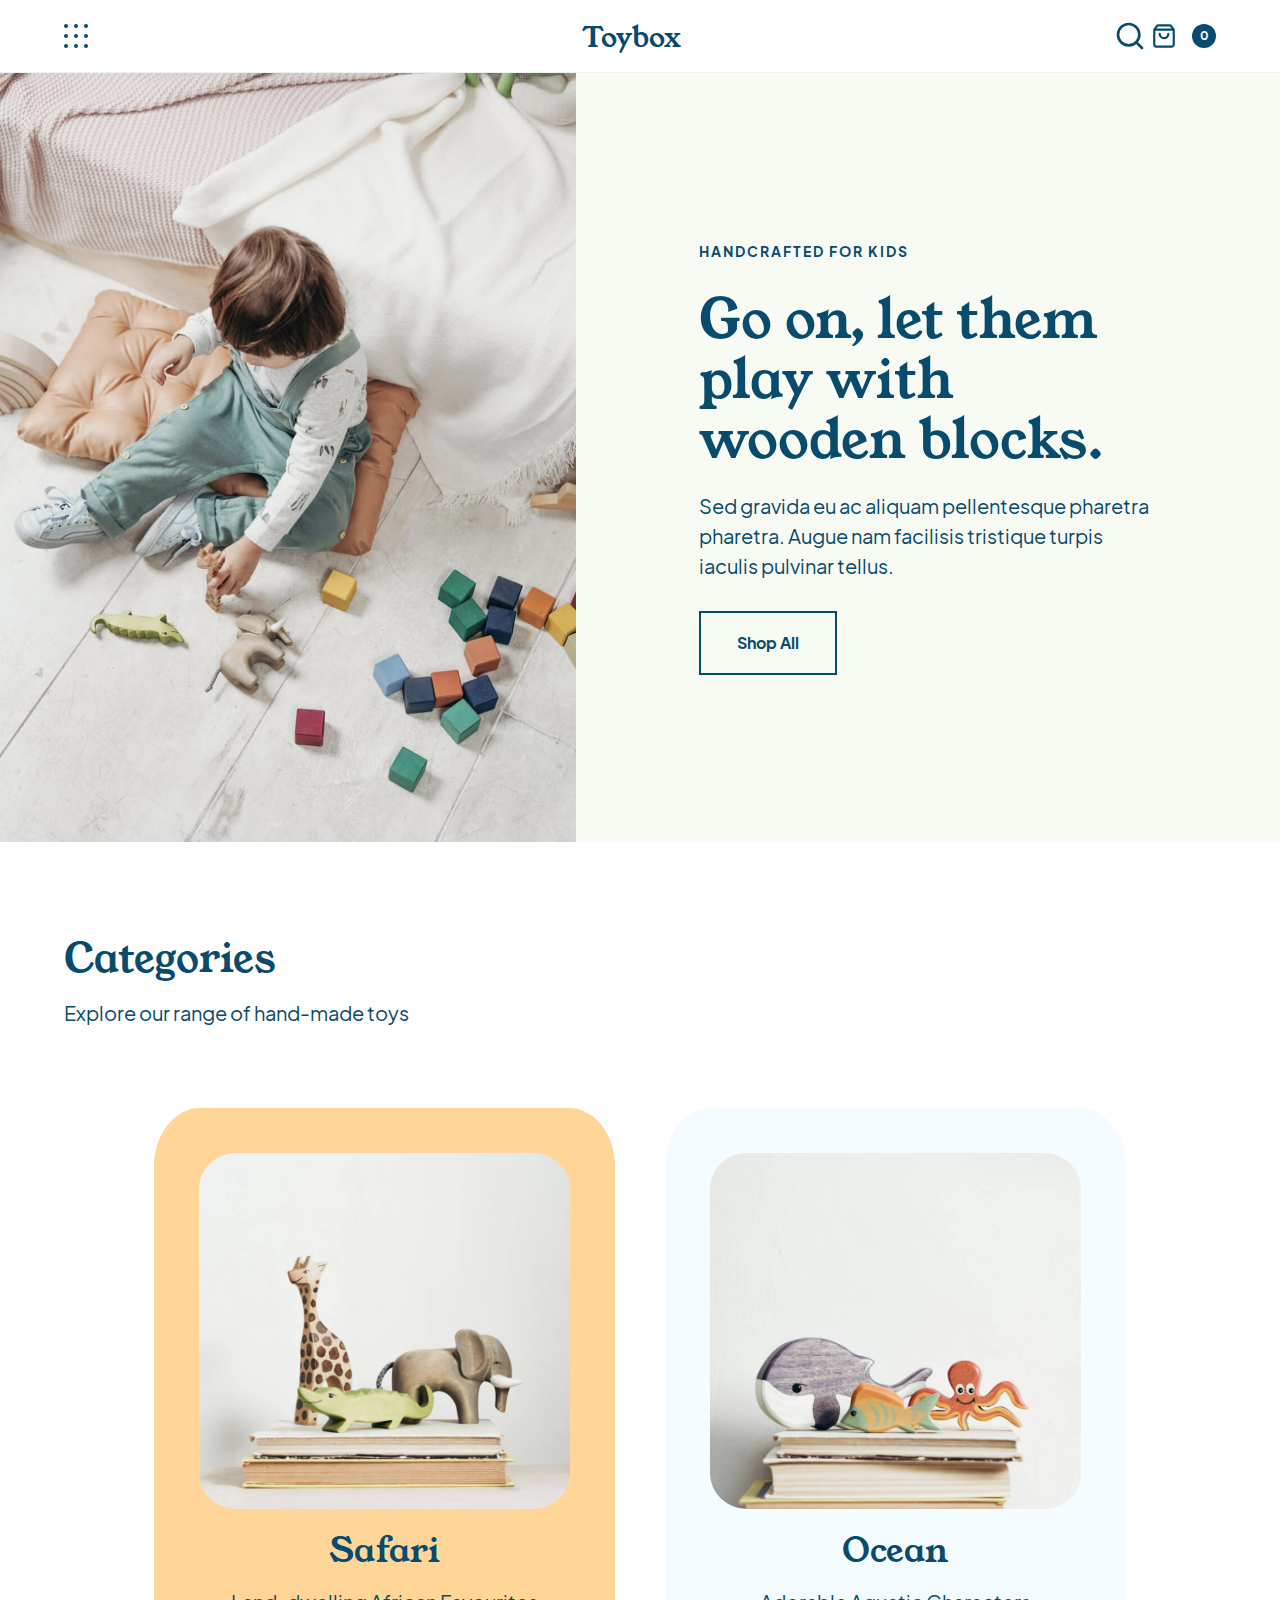
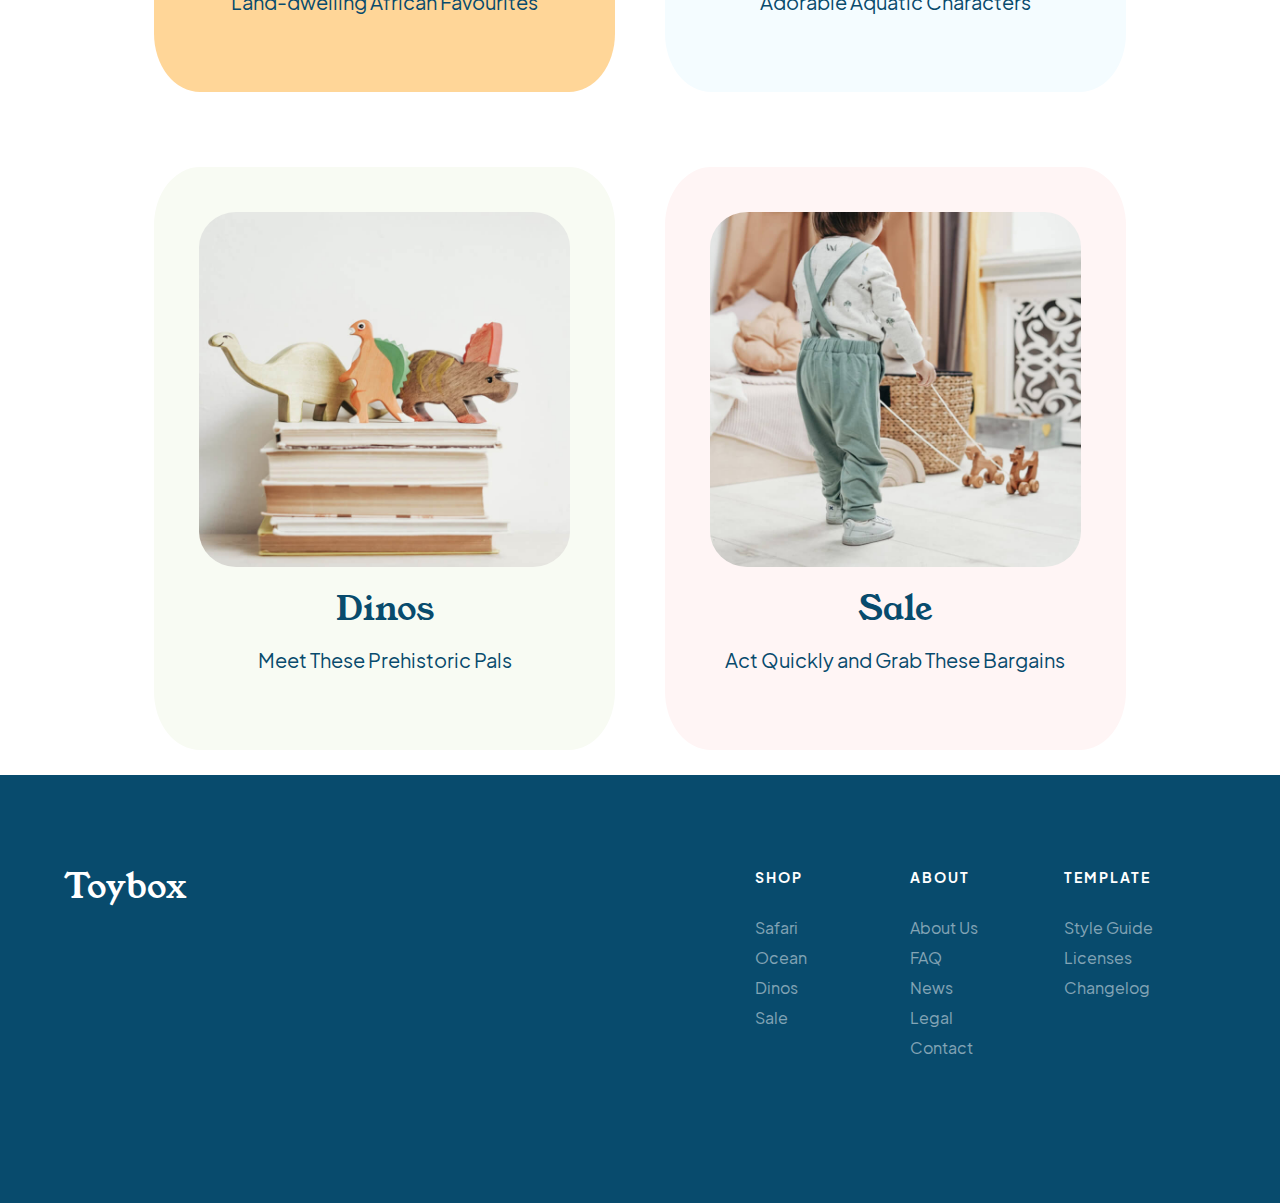
<file: index.html>
<!DOCTYPE html>
<html lang="en">
  <head>
    <meta charset="UTF-8" />
    <meta http-equiv="X-UA-Compatible" content="IE=edge" />
    <meta name="viewport" content="width=device-width, initial-scale=1.0" />
    <title>STARTER - Toybox Homepage</title>
    <link rel="stylesheet" href="./styles/styles.css" />
  </head>
  <body>
    <!-- Skiplink -->
    <a href="#mainContent" class="skip-link">Skip to main content.</a>

    <!--------------- NAVIGATION BAR ------------------->

    <nav class="navBar">
      <div class="wrapper">
        <!-- Menu button -->
        <button class="menuIcon">
          <img
            src="./assets/menu-button.svg"
            alt="open slide-out navigation"
            class="menuIcon"
          />
        </button>

        <!-- Toybox logo -->
        <a href="#" class="logo">
          <h1>Toybox</h1>
        </a>

        <!-- Search bar -->
        <div class="searchCart">
          <button class="menuIcon">
            <img
              src="./assets/search.svg"
              alt="search icon"
              class="searchIcon"
            />
          </button>

          <a href="#" class="bag">
            <img
              src="./assets/shop-bag.svg"
              alt="shopping bag icon"
              class="bagIcon"
            />
          </a>

          <div class="counter">
            <p class="smallCopy">0</p>
            <!-- .counter END -->
          </div>
          <!-- .searchCart END -->
        </div>

        <!-- .wrapper END -->
      </div>
      <!-- .navBar END -->
    </nav>

    <!--------------- HEADER SECTION ------------------->

    <header>
      <!-- left container -->
      <div class="headerImgContainer wrapper">
        <img
          src="./assets/header-image.jpg"
          alt="A child in overalls playing with colourful wooden blocks on the floor"
        />
      </div>
      <!-- right container -->
      <div class="headerContent wrapper">
        <div class="contentContainer">
          <h5>Handcrafted for kids</h5>
          <h3>Go on, let them play with wooden blocks.</h3>
          <p>
            Sed gravida eu ac aliquam pellentesque pharetra pharetra. Augue nam
            facilisis tristique turpis iaculis pulvinar tellus.
          </p>
          <a class="button">Shop All</a>
        </div>
      </div>
    </header>

    <!--------------- MAIN SECTION ------------------->

    <main id="mainContent">
      <!-- First Section -->
      <section class="categories" id="categories">
        <div class="wrapper">
          <!-- Heading -->
          <h2>Categories</h2>
          <!-- description -->
          <p>Explore our range of hand-made toys</p>

          <!-- List of galleries -->
          <ul class="categoryGallery">
            <li class="items itemOne">
              <a href="">
                <img
                  src="./assets/safari-trio.jpg"
                  alt="Hand-carved safari animal toys"
                />
                <h4>Safari</h4>
                <p>Land-dwelling African Favourites</p>
              </a>
            </li>
            <li class="items itemTwo">
              <a href="">
                <img
                  src="./assets/ocean-trio.jpg"
                  alt="A collection of ocean-themed animal toys"
                />
                <h4>Ocean</h4>
                <p>Adorable Aquatic Characters</p>
              </a>
            </li>
            <li class="items itemThree">
              <a href="">
                <img
                  src="./assets/dino-trio.jpg"
                  alt="Hand-carved dinosaur toys for kids"
                />
                <h4>Dinos</h4>
                <p>Meet These Prehistoric Pals</p>
              </a>
            </li>
            <li class="items itemFour">
              <a href="">
                <img
                  src="./assets/sale.jpg"
                  alt="A toddler pulling two wooden animals on wheels"
                />
                <h4>Sale</h4>
                <p>Act Quickly and Grab These Bargains</p>
              </a>
            </li>
          </ul>
          <!-- .categoryGallery END-->
        </div>
        <!-- .wrapper END-->
      </section>
      <!-- .categories END-->

      <!-- Second Section -->
    </main>

    <!--------------- FOOTER SECTION ------------------->

    <footer id="footer">
      <div class="wrapper">
        <div class="footerFlexContainer">
          <!-- logo box -->
          <a href="" class="logo">
            <h4>Toybox</h4>
          </a>

          <!-- navigation box -->
          <div class="footerNav">
            <nav>
              <!-- list 1 -->
              <ul class="footerShop">
                <li>
                  <h5>Shop</h5>
                </li>
                <li>
                  <a href="">Safari</a>
                </li>
                <li>
                  <a href="">Ocean</a>
                </li>
                <li>
                  <a href="">Dinos</a>
                </li>
                <li>
                  <a href="">Sale</a>
                </li>
              </ul>

              <!-- list 2 -->
              <ul class="footerAbout">
                <li>
                  <h5>About</h5>
                </li>
                <li>
                  <a href="">About Us</a>
                </li>
                <li>
                  <a href="">FAQ</a>
                </li>
                <li>
                  <a href="">News</a>
                </li>
                <li>
                  <a href="">Legal</a>
                </li>
                <li>
                  <a href="">Contact</a>
                </li>
              </ul>

              <!-- list 3 -->
              <ul class="footerTemp">
                <li>
                  <h5>Template</h5>
                </li>
                <li>
                  <a href="">Style Guide</a>
                </li>
                <li>
                  <a href="">Licenses</a>
                </li>
                <li>
                  <a href="">Changelog</a>
                </li>
              </ul>
            </nav>
            <!-- .footerNav END -->
          </div>

          <!-- .footerFlexContainer END-->
        </div>

        <!-- .wrapper END-->
      </div>
    </footer>
  </body>
</html>
</file>
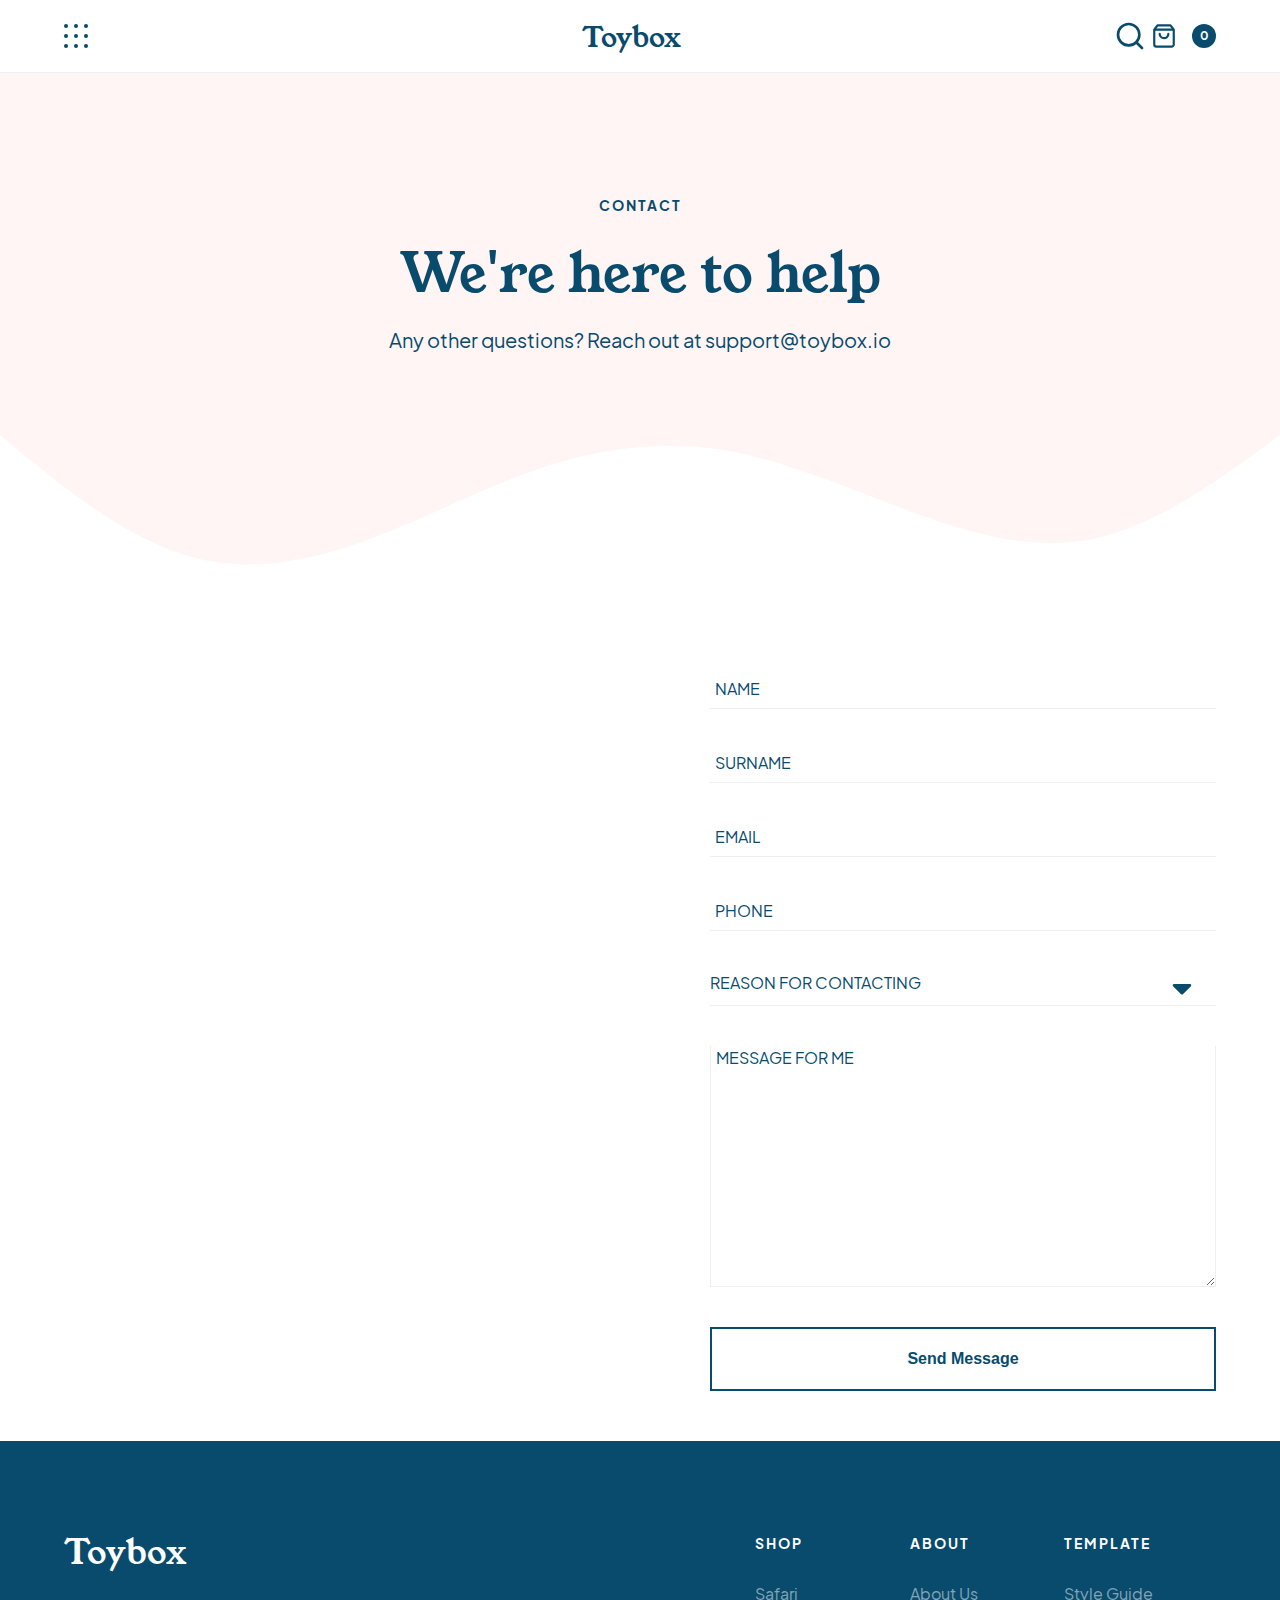
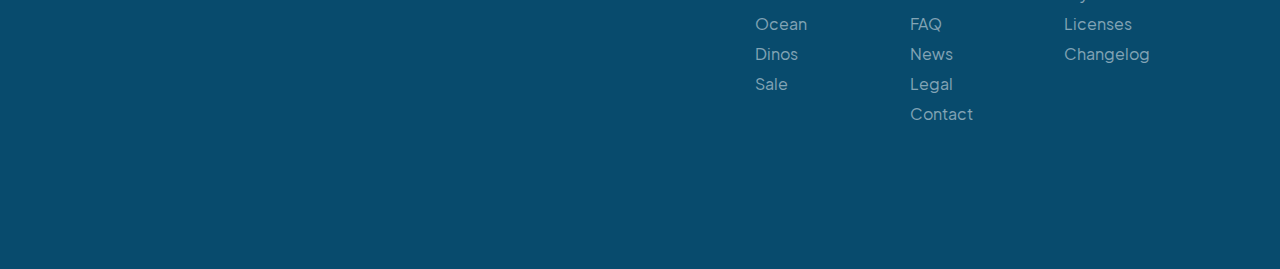
<file: contact.html>
<!DOCTYPE html>
<html lang="en">
  <head>
    <meta charset="UTF-8" />
    <meta http-equiv="X-UA-Compatible" content="IE=edge" />
    <meta name="viewport" content="width=device-width, initial-scale=1.0" />
    <title>Contact - Toybox</title>
    <link rel="stylesheet" href="./styles/styles.css" />
  </head>
  <body>
    <!-- Skiplink -->
    <a href="#contactMainContent" class="skip-link">Skip to main content.</a>

    <!--------------- NAVIGATION BAR ------------------->

    <nav class="navBar">
      <div class="wrapper">
        <!-- Menu button -->
        <button class="menuIcon">
          <img
            src="./assets/menu-button.svg"
            alt="open slide-out navigation"
            class="menuIcon"
          />
        </button>

        <!-- Toybox logo -->
        <a href="./index.html" class="logo">
          <!-- add a sr-only span for accessbility + SEO -->
          <h1>Toybox<span class="sr-only"> - Shop page</span></h1>
        </a>

        <!-- Search bar -->
        <div class="searchCart">
          <button class="menuIcon">
            <img
              src="./assets/search.svg"
              alt="search icon"
              class="searchIcon"
            />
          </button>

          <a href="#" class="bag">
            <img
              src="./assets/shop-bag.svg"
              alt="shopping bag icon"
              class="bagIcon"
            />
          </a>

          <div class="counter">
            <p class="smallCopy">0</p>
          </div>
        </div>
      </div>
    </nav>
    <!--------------- HEADER ------------------->

    <header class="contactHeader">
      <div class="wrapper">
        <div class="contactContent">
          <h5>Contact</h5>
          <h3>We're here to help</h3>
          <p>
            Any other questions? Reach out at
            <a href="mailto:support@toybox.io">support@toybox.io</a>
          </p>
        </div>
      </div>
      <!-- END .wrapper -->
    </header>
    <!--------------- MAIN SECTION ------------------->

    <main class="contactMainContent" id="contactMainContent">
      <section class="mapForm">
        <div class="wrapper">
          <div class="mapContainer">
            <iframe
              src="https://www.google.com/maps/embed?pb=!1m14!1m8!1m3!1d2886.99519556909!2d-79.4000474!3d43.6482683!3m2!1i1024!2i768!4f13.1!3m3!1m2!1s0x882b34dc87fa67bd%3A0xe172d8fcbe1c5997!2sJuno%20College%20of%20Technology%20(formerly%20HackerYou)!5e0!3m2!1sen!2sca!4v1651845448911!5m2!1sen!2sca"
              width="600"
              height="450"
              style="border: 0"
              allowfullscreen=""
              loading="lazy"
              referrerpolicy="no-referrer-when-downgrade"
            ></iframe>
          </div>
          <div class="formContainer">
            <form
              action="#"
              method="POST"
              class="contactForm"
              name="contactForm"
            >
              <label for="name" class="sr-only">Name</label>
              <input type="text" id="name" placeholder="Name" />

              <label for="surname" class="sr-only">Surname</label>
              <input type="text" id="surname" placeholder="Surname" />

              <label for="email" class="sr-only">Email</label>
              <input type="email" id="email" placeholder="Email" />

              <label for="phone" class="sr-only">Phone</label>
              <input type="tel" id="phone" placeholder="Phone" />

              <select name="reason" id="reason">
                <option value="initial" disabled selected>
                  Reason for contacting
                </option>
                <option value="refund">Refund request</option>
                <option value="status">Order status update</option>
                <option value="praise">Praise!</option>
                <option value="complaint">General concerns</option>
              </select>

              <label for="message" class="sr-only">Message for me</label>
              <textarea
                name="message"
                id="message"
                cols="30"
                rows="10"
                placeholder="Message for me"
              ></textarea>

              <button>Send Message</button>
            </form>
          </div>
        </div>
      </section>
    </main>

    <!--------------- FOOTER SECTION ------------------->

    <footer id="footer">
      <div class="wrapper">
        <div class="footerFlexContainer">
          <!-- logo box -->
          <a href="./index.html" class="logo">
            <h4>Toybox</h4>
          </a>

          <!-- navigation box -->
          <div class="footerNav">
            <nav>
              <!-- list 1 -->
              <ul class="footerShop">
                <li>
                  <h5>Shop</h5>
                </li>
                <li>
                  <a href="">Safari</a>
                </li>
                <li>
                  <a href="">Ocean</a>
                </li>
                <li>
                  <a href="">Dinos</a>
                </li>
                <li>
                  <a href="">Sale</a>
                </li>
              </ul>

              <!-- list 2 -->
              <ul class="footerAbout">
                <li>
                  <h5>About</h5>
                </li>
                <li>
                  <a href="">About Us</a>
                </li>
                <li>
                  <a href="">FAQ</a>
                </li>
                <li>
                  <a href="">News</a>
                </li>
                <li>
                  <a href="">Legal</a>
                </li>
                <li>
                  <a href="">Contact</a>
                </li>
              </ul>

              <!-- list 3 -->
              <ul class="footerTemp">
                <li>
                  <h5>Template</h5>
                </li>
                <li>
                  <a href="">Style Guide</a>
                </li>
                <li>
                  <a href="">Licenses</a>
                </li>
                <li>
                  <a href="">Changelog</a>
                </li>
              </ul>
            </nav>
            <!-- .footerNav END -->
          </div>

          <!-- .footerFlexContainer END-->
        </div>

        <!-- .wrapper END-->
      </div>
    </footer>
  </body>
</html>
</file>
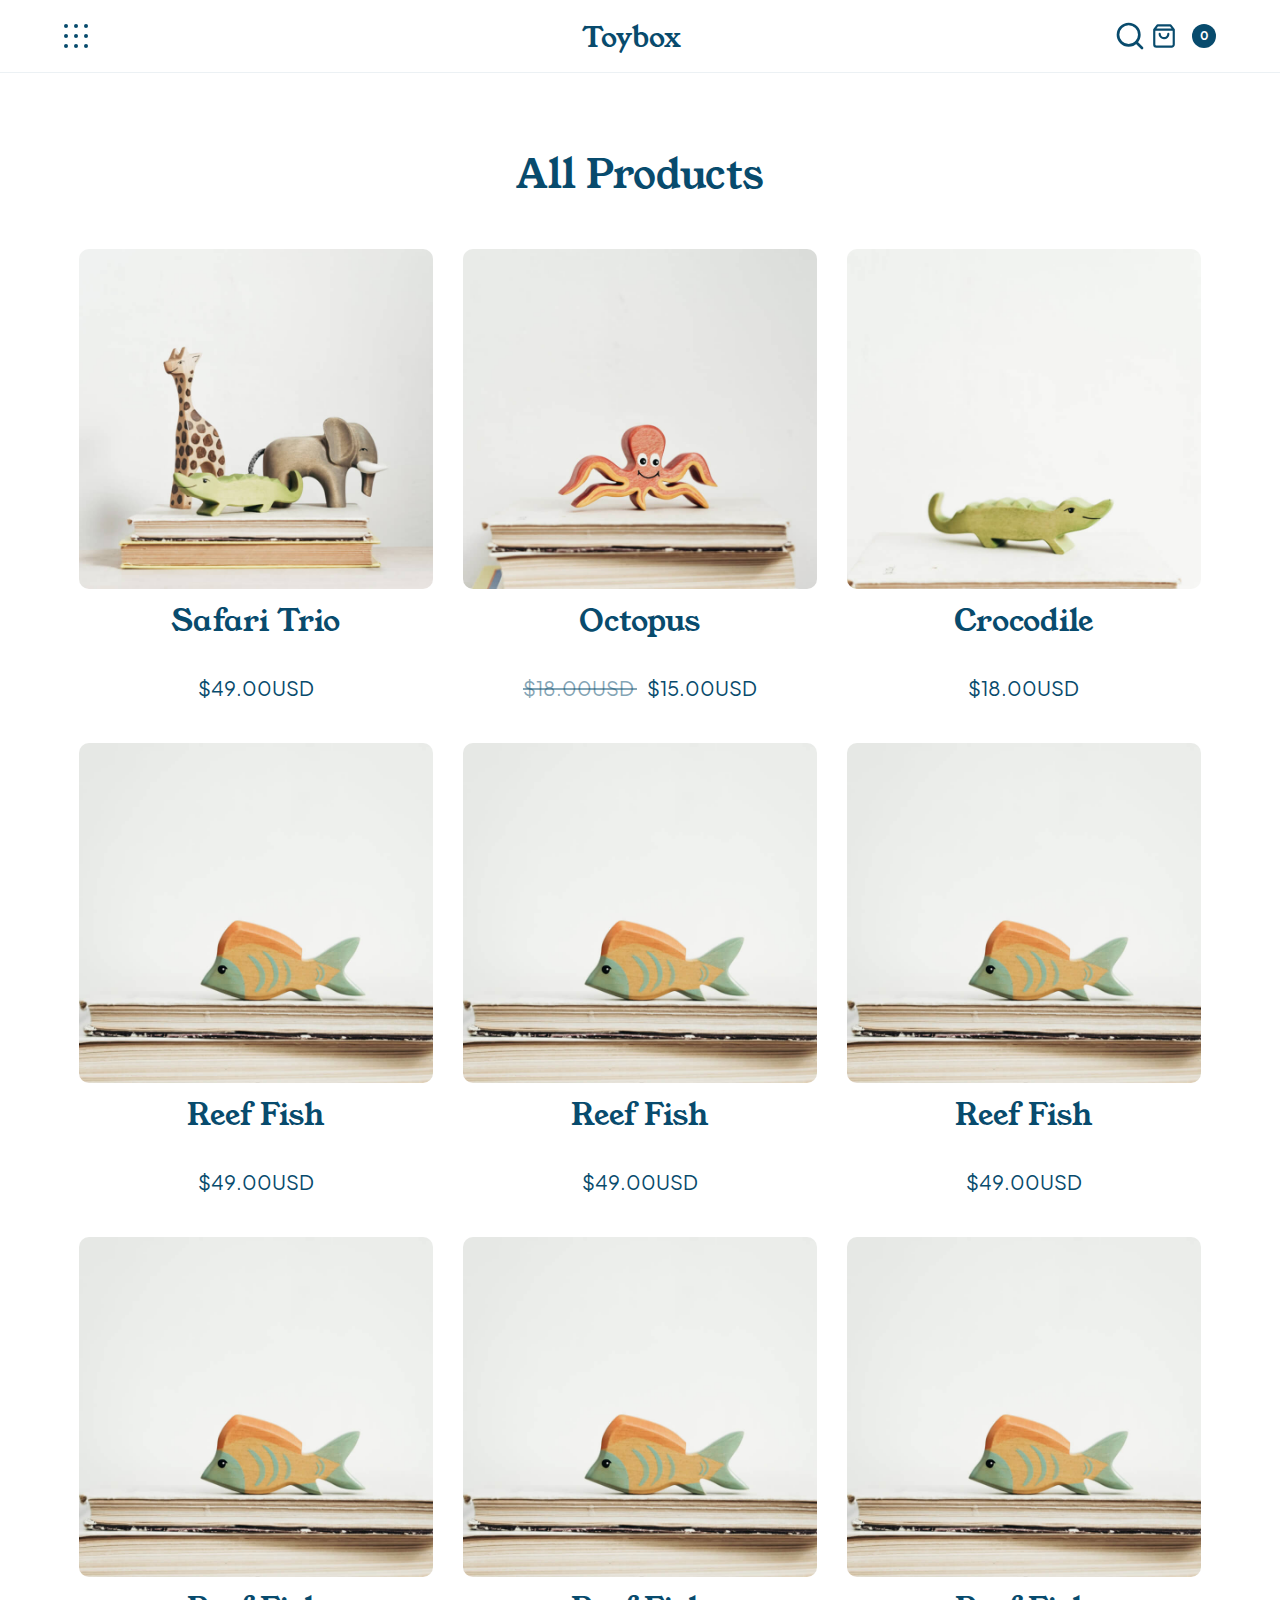
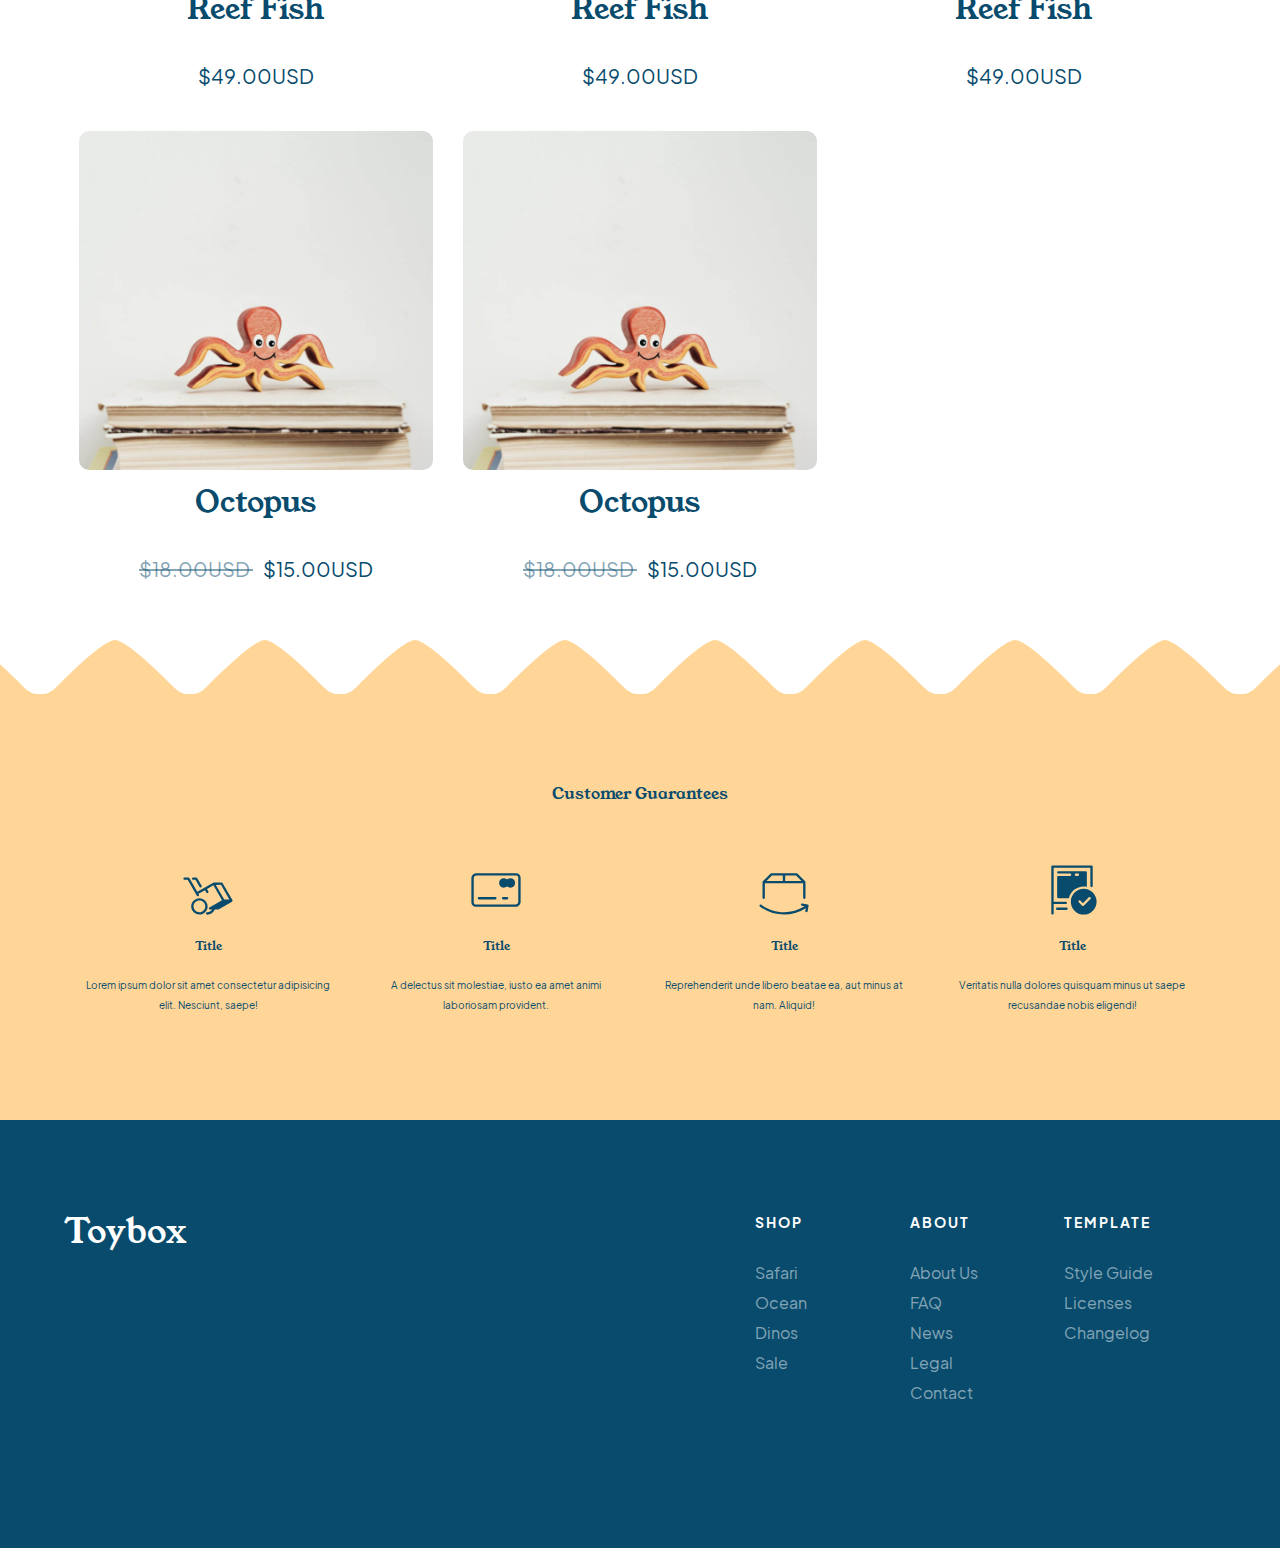
<file: shop.html>
<!DOCTYPE html>
<html lang="en">
  <head>
    <meta charset="UTF-8" />
    <meta http-equiv="X-UA-Compatible" content="IE=edge" />
    <meta name="viewport" content="width=device-width, initial-scale=1.0" />
    <title>Shop - Toybox</title>
    <link rel="stylesheet" href="./styles/styles.css" />
  </head>
  <body>
    <!-- Skiplink -->
    <a href="#productsMainContent" class="skip-link">Skip to main content.</a>

    <!--------------- NAVIGATION BAR ------------------->

    <nav class="navBar">
      <div class="wrapper">
        <!-- Menu button -->
        <button class="menuIcon">
          <img
            src="./assets/menu-button.svg"
            alt="open slide-out navigation"
            class="menuIcon"
          />
        </button>

        <!-- Toybox logo -->
        <a href="./index.html" class="logo">
          <!-- add a sr-only span for accessbility + SEO -->
          <h1>Toybox<span class="sr-only"> - Shop page</span></h1>
        </a>

        <!-- Search bar -->
        <div class="searchCart">
          <button class="menuIcon">
            <img
              src="./assets/search.svg"
              alt="search icon"
              class="searchIcon"
            />
          </button>

          <a href="#" class="bag">
            <img
              src="./assets/shop-bag.svg"
              alt="shopping bag icon"
              class="bagIcon"
            />
          </a>

          <div class="counter">
            <p class="smallCopy">0</p>
          </div>
        </div>
      </div>
    </nav>

    <!--------------- MAIN SECTION ------------------->

    <main id="productsMainContent" class="productsMainContent">
      <!-- Products section -->
      <section class="allProducts">
        <div class="wrapper">
          <!-- title -->
          <h2>All Products</h2>
          <!-- Product tiles -->
          <ul class="products">
            <li>
              <a href="">
                <img
                  src="./assets/safari-trio.jpg"
                  alt="Hand-carved safari animal toys"
                />
                <h3 class="popularProduct">Safari Trio</h3>
                <p class="price">$49.00USD</p>
              </a>
            </li>
            <li>
              <a href="">
                <img src="./assets/octopus.jpg" alt="Wooden toy octopus" />
                <h3 class="">Octopus</h3>
                <p class="price discountedPrice">
                  $18.00USD <span>$15.00USD</span>
                </p>
              </a>
            </li>
            <li>
              <a href="">
                <img src="./assets/crocodile.jpg" alt="Wooden toy crocodile" />
                <h3 class="">Crocodile</h3>
                <p class="price">$18.00USD</p>
              </a>
            </li>
            <li>
              <a href="">
                <img
                  src="./assets/reef-fish.jpg"
                  alt="Hand-carved reef fish toy"
                />
                <h3 class="popularProduct">Reef Fish</h3>
                <p class="price">$49.00USD</p>
              </a>
            </li>
            <li>
              <a href="">
                <img
                  src="./assets/reef-fish.jpg"
                  alt="Hand-carved reef fish toy"
                />
                <h3 class="">Reef Fish</h3>
                <p class="price">$49.00USD</p>
              </a>
            </li>
            <li>
              <a href="">
                <img
                  src="./assets/reef-fish.jpg"
                  alt="Hand-carved reef fish toy"
                />
                <h3 class="popularProduct">Reef Fish</h3>
                <p class="price">$49.00USD</p>
              </a>
            </li>
            <li>
              <a href="">
                <img
                  src="./assets/reef-fish.jpg"
                  alt="Hand-carved reef fish toy"
                />
                <h3 class="popularProduct">Reef Fish</h3>
                <p class="price">$49.00USD</p>
              </a>
            </li>
            <li>
              <a href="">
                <img
                  src="./assets/reef-fish.jpg"
                  alt="Hand-carved reef fish toy"
                />
                <h3 class="popularProduct">Reef Fish</h3>
                <p class="price">$49.00USD</p>
              </a>
            </li>
            <li>
              <a href="">
                <img
                  src="./assets/reef-fish.jpg"
                  alt="Hand-carved reef fish toy"
                />
                <h3 class="popularProduct">Reef Fish</h3>
                <p class="price">$49.00USD</p>
              </a>
            </li>
            <li>
              <a href="">
                <img src="./assets/octopus.jpg" alt="Wooden toy octopus" />
                <h3 class="popularProduct">Octopus</h3>
                <p class="price discountedPrice">
                  $18.00USD <span>$15.00USD</span>
                </p>
              </a>
            </li>
            <li>
              <a href="">
                <img src="./assets/octopus.jpg" alt="Wooden toy octopus" />
                <h3 class="popularProduct">Octopus</h3>
                <p class="price discountedPrice">
                  $18.00USD <span>$15.00USD</span>
                </p>
              </a>
            </li>
          </ul>
        </div>
      </section>

      <!-- Guarantees Section -->
      <section class="guarantees">
        <div class="wrapper">
          <h2>Customer Guarantees</h2>
          <ul>
            <li>
              <img src="./assets/dolly.svg" alt="" />
              <h3>Title</h3>
              <p>
                Lorem ipsum dolor sit amet consectetur adipisicing elit.
                Nesciunt, saepe!
              </p>
            </li>
            <li>
              <img src="./assets/credit-card.svg" alt="" />
              <h3>Title</h3>
              <p>
                A delectus sit molestiae, iusto ea amet animi laboriosam
                provident.
              </p>
            </li>
            <li>
              <img src="./assets/shipping.svg" alt="" />
              <h3>Title</h3>
              <p>
                Reprehenderit unde libero beatae ea, aut minus at nam. Aliquid!
              </p>
            </li>
            <li>
              <img src="./assets/checkout.svg" alt="" />
              <h3>Title</h3>
              <p>
                Veritatis nulla dolores quisquam minus ut saepe recusandae nobis
                eligendi!
              </p>
            </li>
          </ul>
        </div>
      </section>
    </main>

    <!--------------- FOOTER SECTION ------------------->

    <footer id="footer">
      <div class="wrapper">
        <div class="footerFlexContainer">
          <!-- logo box -->
          <a href="./index.html" class="logo">
            <h4>Toybox</h4>
          </a>

          <!-- navigation box -->
          <div class="footerNav">
            <nav>
              <!-- list 1 -->
              <ul class="footerShop">
                <li>
                  <h5>Shop</h5>
                </li>
                <li>
                  <a href="">Safari</a>
                </li>
                <li>
                  <a href="">Ocean</a>
                </li>
                <li>
                  <a href="">Dinos</a>
                </li>
                <li>
                  <a href="">Sale</a>
                </li>
              </ul>

              <!-- list 2 -->
              <ul class="footerAbout">
                <li>
                  <h5>About</h5>
                </li>
                <li>
                  <a href="">About Us</a>
                </li>
                <li>
                  <a href="">FAQ</a>
                </li>
                <li>
                  <a href="">News</a>
                </li>
                <li>
                  <a href="">Legal</a>
                </li>
                <li>
                  <a href="./contact.html">Contact</a>
                </li>
              </ul>

              <!-- list 3 -->
              <ul class="footerTemp">
                <li>
                  <h5>Template</h5>
                </li>
                <li>
                  <a href="">Style Guide</a>
                </li>
                <li>
                  <a href="">Licenses</a>
                </li>
                <li>
                  <a href="">Changelog</a>
                </li>
              </ul>
            </nav>
            <!-- .footerNav END -->
          </div>

          <!-- .footerFlexContainer END-->
        </div>

        <!-- .wrapper END-->
      </div>
    </footer>
  </body>
</html>
</file>
<file: styles/styles.css>
html {
  line-height: 1.15;
  -ms-text-size-adjust: 100%;
  -webkit-text-size-adjust: 100%;
}

body {
  margin: 0;
}

article,
aside,
footer,
header,
nav,
section {
  display: block;
}

h1 {
  font-size: 2em;
  margin: 0.67em 0;
}

figcaption,
figure,
main {
  display: block;
}

figure {
  margin: 1em 40px;
}

hr {
  -webkit-box-sizing: content-box;
          box-sizing: content-box;
  height: 0;
  overflow: visible;
}

pre {
  font-family: monospace, monospace;
  font-size: 1em;
}

a {
  background-color: transparent;
  -webkit-text-decoration-skip: objects;
}

abbr[title] {
  border-bottom: none;
  text-decoration: underline;
  -webkit-text-decoration: underline dotted;
          text-decoration: underline dotted;
}

b,
strong {
  font-weight: inherit;
}

b,
strong {
  font-weight: bolder;
}

code,
kbd,
samp {
  font-family: monospace, monospace;
  font-size: 1em;
}

dfn {
  font-style: italic;
}

mark {
  background-color: #ff0;
  color: #000;
}

small {
  font-size: 80%;
}

sub,
sup {
  font-size: 75%;
  line-height: 0;
  position: relative;
  vertical-align: baseline;
}

sub {
  bottom: -0.25em;
}

sup {
  top: -0.5em;
}

audio,
video {
  display: inline-block;
}

audio:not([controls]) {
  display: none;
  height: 0;
}

img {
  border-style: none;
}

svg:not(:root) {
  overflow: hidden;
}

button,
input,
optgroup,
select,
textarea {
  font-family: sans-serif;
  font-size: 100%;
  line-height: 1.15;
  margin: 0;
}

button,
input {
  overflow: visible;
}

button,
select {
  text-transform: none;
}

button,
html [type=button],
[type=reset],
[type=submit] {
  -webkit-appearance: button;
}

button::-moz-focus-inner,
[type=button]::-moz-focus-inner,
[type=reset]::-moz-focus-inner,
[type=submit]::-moz-focus-inner {
  border-style: none;
  padding: 0;
}

button:-moz-focusring,
[type=button]:-moz-focusring,
[type=reset]:-moz-focusring,
[type=submit]:-moz-focusring {
  outline: 1px dotted ButtonText;
}

fieldset {
  padding: 0.35em 0.75em 0.625em;
}

legend {
  -webkit-box-sizing: border-box;
          box-sizing: border-box;
  color: inherit;
  display: table;
  max-width: 100%;
  padding: 0;
  white-space: normal;
}

progress {
  display: inline-block;
  vertical-align: baseline;
}

textarea {
  overflow: auto;
}

[type=checkbox],
[type=radio] {
  -webkit-box-sizing: border-box;
          box-sizing: border-box;
  padding: 0;
}

[type=number]::-webkit-inner-spin-button,
[type=number]::-webkit-outer-spin-button {
  height: auto;
}

[type=search] {
  -webkit-appearance: textfield;
  outline-offset: -2px;
}

[type=search]::-webkit-search-cancel-button,
[type=search]::-webkit-search-decoration {
  -webkit-appearance: none;
}

::-webkit-file-upload-button {
  -webkit-appearance: button;
  font: inherit;
}

details,
menu {
  display: block;
}

summary {
  display: list-item;
}

canvas {
  display: inline-block;
}

template {
  display: none;
}

[hidden] {
  display: none;
}

* {
  -webkit-box-sizing: border-box;
  box-sizing: border-box;
}

.sr-only {
  position: absolute;
  width: 1px;
  height: 1px;
  margin: -1px;
  border: 0;
  padding: 0;
  white-space: nowrap;
  -webkit-clip-path: inset(100%);
          clip-path: inset(100%);
  clip: rect(0 0 0 0);
  overflow: hidden;
}

.skip-link {
  position: absolute;
  left: -1000px;
  top: 5px;
  z-index: 999;
  background: white;
  color: black;
}

.skip-link:focus {
  left: 0;
}

/* site fonts */
/* if we set our root element font-size to 125%, then 1 rem = 20px */
/* site colours */
/* import Jakarta Sans font */
@font-face {
  font-family: "Jakarta Sans";
  src: url("../fonts/PlusJakarta_Sans-2.5/webfonts/PlusJakartaSans-Regular.woff"), url("../fonts/PlusJakarta_Sans-2.5/static/PlusJakartaSans-Regular.ttf"), url("../fonts/PlusJakarta_Sans-2.5/webfonts/PlusJakartaSans-Regular.woff2");
  font-weight: normal;
}
/* import Jakarta Sans font in bold */
@font-face {
  font-family: "Jakarta Sans";
  src: url("../fonts/PlusJakarta_Sans-2.5/webfonts/PlusJakartaSans-Bold.woff"), url(../fonts/PlusJakarta_Sans-2.5/webfonts/PlusJakartaSans-Bold.woff2), url(../fonts/PlusJakarta_Sans-2.5/static/PlusJakartaSans-Bold.ttf);
  font-weight: bold;
}
/* import Young Serif font */
@font-face {
  font-family: "Young Serif";
  src: url("../fonts/youngserif/YoungSerif-Regular.otf");
}
html {
  font-size: 125%;
}

body {
  font-family: "Jakarta Sans";
  font-size: 1rem;
  color: #084b6d;
}

h1,
h2,
h3,
h4,
blockquote {
  font-family: "Young Serif";
  font-weight: normal;
  color: #084b6d;
  margin: 0;
}

h1 {
  font-size: 1.4rem;
}

h2 {
  font-size: 2rem;
  line-height: 2.4rem;
  margin-bottom: 18px;
}

h3 {
  font-size: 2.7rem;
  line-height: 3rem;
  margin-bottom: 24px;
}

h4 {
  font-size: 1.7rem;
  line-height: 2rem;
  margin-bottom: 18px;
}

h5 {
  font-size: 0.7rem;
  font-weight: bold;
  line-height: 1.2rem;
  letter-spacing: 0.1rem;
  text-transform: uppercase;
  margin: 0 0 24px 0;
}

p {
  line-height: 1.5rem;
  margin: 0 0 30px 0;
}
p.smallCopy {
  font-size: 0.6rem;
  line-height: 1.2rem;
  font-weight: bold;
  margin: 0;
}

ul,
li,
a,
input {
  padding: 0;
  margin: 0;
}

ul {
  list-style: none;
}

a {
  text-decoration: none;
  color: inherit;
  cursor: pointer;
  -webkit-transition: 0.3s;
  transition: 0.3s;
}

.wrapper {
  max-width: 1260px;
  width: 90%;
  margin: 0 auto;
}

button {
  color: #084b6d;
  background-color: transparent;
  padding: 18px 36px;
  border: 2px solid #084b6d;
  font-size: 0.8rem;
  font-weight: bold;
  line-height: 1.2rem;
  text-align: center;
  cursor: pointer;
  -webkit-transition: 0.3s;
  transition: 0.3s;
  /* style the button in the main nav menu to look just like an icon */
}
button:hover {
  background-color: #084b6d;
  color: #fff;
}
button:focus {
  background-color: #084b6d;
  color: #fff;
}
button.secondary {
  background-color: transparent;
  border-color: #fff;
  color: #fff;
  padding: 8px 12px;
}
button.secondary:hover {
  background-color: #fff;
  color: #084b6d;
}
button.secondary:focus {
  background-color: #fff;
  color: #084b6d;
}
button.solid {
  color: #fff;
  background-color: #084b6d;
}
button.solid:hover {
  color: #084b6d;
  background-color: #fff;
}
button.menuIcon {
  display: inherit;
  padding: 0;
  border: none;
}
button.menuIcon:hover {
  background-color: transparent;
}
button.menuIcon:focus {
  background-color: transparent;
}

a {
  display: inline-block;
}
a.button {
  color: #084b6d;
  background-color: transparent;
  padding: 18px 36px;
  border: 2px solid #084b6d;
  font-size: 0.8rem;
  font-weight: bold;
  line-height: 1.2rem;
  text-align: center;
  -webkit-transition: 0.3s;
  transition: 0.3s;
}
a.button:hover {
  background-color: #084b6d;
  color: #fff;
}
a.button:focus {
  background-color: #084b6d;
  color: #fff;
}

img {
  width: 100%;
  display: block;
  height: auto;
}

.navBar {
  position: sticky;
  top: 0;
  z-index: 10;
  border-bottom: 1px solid rgba(8, 75, 109, 0.08);
  background-color: #fff;
}
.navBar .wrapper {
  display: -webkit-box;
  display: -ms-flexbox;
  display: flex;
  -webkit-box-pack: justify;
      -ms-flex-pack: justify;
          justify-content: space-between;
  padding: 20px 0;
}
.navBar .searchCart {
  display: -webkit-box;
  display: -ms-flexbox;
  display: flex;
}
.navBar .searchCart .searchIcon,
.navBar .searchCart .bag {
  margin-right: 15px;
}
.navBar a {
  display: -webkit-box;
  display: -ms-flexbox;
  display: flex;
}
.navBar .logo {
  margin-left: 60px;
}
.navBar .counter {
  display: -webkit-box;
  display: -ms-flexbox;
  display: flex;
  -webkit-box-align: center;
      -ms-flex-align: center;
          align-items: center;
}
.navBar .counter p {
  width: 24px;
  height: 24px;
  background-color: #084b6d;
  color: #fff;
  text-align: center;
  border-radius: 50%;
}

header {
  background-color: #f8fbf3;
  margin-bottom: 90px;
  display: -webkit-box;
  display: -ms-flexbox;
  display: flex;
  -webkit-box-align: center;
      -ms-flex-align: center;
          align-items: center;
  -ms-flex-wrap: wrap;
      flex-wrap: wrap;
}
header .headerImgContainer {
  width: 45%;
}
header .headerImgContainer img {
  max-width: 100%;
  display: block;
}
header .headerContent {
  width: 55%;
  color: #084b6d;
}
header .headerContent .contentContainer {
  margin: 0 auto;
  width: 65%;
}

.contactHeader {
  background-color: #fff5f5;
  padding-top: 120px;
}
.contactHeader .contactContent {
  display: -webkit-box;
  display: -ms-flexbox;
  display: flex;
  -webkit-box-orient: vertical;
  -webkit-box-direction: normal;
      -ms-flex-direction: column;
          flex-direction: column;
  -webkit-box-align: center;
      -ms-flex-align: center;
          align-items: center;
  text-align: center;
  padding-bottom: 50px;
}

.contactHeader::after {
  content: "";
  width: 100%;
  height: 150px;
  background-image: url(../assets/wave.svg);
  background-color: #fff5f5;
  background-repeat: no-repeat;
  background-size: 100% 150px;
}

.categoryGallery {
  display: -webkit-box;
  display: -ms-flexbox;
  display: flex;
  -webkit-box-pack: center;
      -ms-flex-pack: center;
          justify-content: center;
  -ms-flex-wrap: wrap;
      flex-wrap: wrap;
  text-align: center;
  width: 100%;
}
.categoryGallery .items {
  padding: 45px;
  margin: 50px 25px 25px;
  border-radius: 10%;
  width: 40%;
  display: -webkit-box;
  display: -ms-flexbox;
  display: flex;
  -webkit-box-orient: vertical;
  -webkit-box-direction: normal;
      -ms-flex-direction: column;
          flex-direction: column;
  -webkit-box-align: center;
      -ms-flex-align: center;
          align-items: center;
  -webkit-transition: 0.2s ease;
  transition: 0.2s ease;
}
.categoryGallery .items img {
  width: 100%;
  border-radius: 10%;
  margin: 0 auto 20px auto;
}
.categoryGallery .items a:hover {
  -webkit-transform: scale(0.95);
          transform: scale(0.95);
}
.categoryGallery .items a:focus {
  -webkit-transform: scale(0.95);
          transform: scale(0.95);
}
.categoryGallery .itemOne {
  background-color: #ffd698;
}
.categoryGallery .itemTwo {
  background-color: #f4fcff;
}
.categoryGallery .itemThree {
  background-color: #f8fbf3;
}
.categoryGallery .itemFour {
  background-color: #fff5f5;
}

.productsMainContent h2 {
  text-align: center;
  padding-bottom: 30px;
}
.productsMainContent h3 {
  font-size: 1.5rem;
}
.productsMainContent section {
  padding: 75px 0;
}
.productsMainContent .products {
  display: -webkit-box;
  display: -ms-flexbox;
  display: flex;
  -ms-flex-wrap: wrap;
      flex-wrap: wrap;
}
.productsMainContent .products li {
  text-align: center;
  -ms-flex-preferred-size: calc(33.3333333333% - 30px);
      flex-basis: calc(33.3333333333% - 30px);
  margin: 5px 15px;
}
.productsMainContent .products img {
  border-radius: 10px;
}
.productsMainContent .popularProduct {
  font-weight: bold;
}
.productsMainContent .discountedPrice {
  text-decoration: line-through;
  color: rgba(8, 75, 109, 0.5);
}
.productsMainContent .discountedPrice span {
  display: inline-block;
  text-decoration: none;
  color: #084b6d;
  margin-left: 10px;
}

.guarantees {
  background-color: #ffd698;
  position: relative;
}
.guarantees h2 {
  font-size: 0.8rem;
}
.guarantees h3 {
  font-size: 0.6rem;
  margin: 0;
}
.guarantees p {
  font-size: 0.5rem;
  line-height: 1rem;
}
.guarantees::before {
  content: "";
  background-image: url("../assets/wave-3.svg");
  background-color: #ffd698;
  background-position: top center;
  background-size: 1500px 60px;
  background-repeat: repeat;
  position: absolute;
  height: 3rem;
  left: 0;
  right: 0;
  top: -60px;
}
.guarantees ul {
  display: -webkit-box;
  display: -ms-flexbox;
  display: flex;
}
.guarantees ul li {
  margin: 0 20px;
  width: calc(25% - 40px);
  display: -webkit-box;
  display: -ms-flexbox;
  display: flex;
  -webkit-box-orient: vertical;
  -webkit-box-direction: normal;
      -ms-flex-direction: column;
          flex-direction: column;
  -webkit-box-align: center;
      -ms-flex-align: center;
          align-items: center;
  text-align: center;
}
.guarantees ul li img {
  width: 50px;
}

.mapForm .wrapper {
  display: -webkit-box;
  display: -ms-flexbox;
  display: flex;
  margin-bottom: 50px;
}
.mapForm .wrapper .mapContainer {
  width: 50%;
}
.mapForm .wrapper .mapContainer iframe {
  width: 100%;
}

.formContainer {
  width: 50%;
}
.formContainer .contactForm {
  width: calc(100% - 70px);
  margin-left: 70px;
  display: -webkit-box;
  display: -ms-flexbox;
  display: flex;
  -webkit-box-orient: vertical;
  -webkit-box-direction: normal;
      -ms-flex-direction: column;
          flex-direction: column;
}

input,
textarea {
  padding: 0 0 10px 5px;
  border: none;
  margin-bottom: 40px;
  color: #333;
  font-family: "Jakarta Sans";
}
input::-webkit-input-placeholder, textarea::-webkit-input-placeholder {
  font-size: 0.8rem;
  color: #084b6d;
  opacity: 1;
  line-height: 1.2rem;
  text-transform: uppercase;
}
input::-moz-placeholder, textarea::-moz-placeholder {
  font-size: 0.8rem;
  color: #084b6d;
  opacity: 1;
  line-height: 1.2rem;
  text-transform: uppercase;
}
input:-ms-input-placeholder, textarea:-ms-input-placeholder {
  font-size: 0.8rem;
  color: #084b6d;
  opacity: 1;
  line-height: 1.2rem;
  text-transform: uppercase;
}
input::-ms-input-placeholder, textarea::-ms-input-placeholder {
  font-size: 0.8rem;
  color: #084b6d;
  opacity: 1;
  line-height: 1.2rem;
  text-transform: uppercase;
}
input::placeholder,
textarea::placeholder {
  font-size: 0.8rem;
  color: #084b6d;
  opacity: 1;
  line-height: 1.2rem;
  text-transform: uppercase;
}
input:focus,
textarea:focus {
  border-bottom: 1px solid #084b6d;
}

input {
  border: none;
  border-bottom: 1px solid #eee;
}

textarea {
  min-height: 130px;
  border: 1px solid #eee;
  border-top: none;
}

select {
  -webkit-appearance: none;
     -moz-appearance: none;
          appearance: none;
  display: block;
  font-family: "Jakarta Sans";
  color: #084b6d;
  padding: 0 0 10px 0;
  border: none;
  border-bottom: 1px solid #eee;
  border-radius: 0;
  margin-bottom: 40px;
  width: 100%;
  background-color: #fff;
  background-image: url(../assets/caret-down-solid.svg);
  background-repeat: no-repeat, repeat;
  background-position: 95% center;
  background-size: 20px;
  text-transform: uppercase;
  font-size: 0.8rem;
  line-height: 1.2rem;
}

option {
  font-family: "Jakarta Sans", sans-serif;
}

footer {
  background-color: #084b6d;
  color: #fff;
  padding: 90px 0 50px 0;
}
footer .footerFlexContainer {
  display: -webkit-box;
  display: -ms-flexbox;
  display: flex;
  -webkit-box-pack: justify;
      -ms-flex-pack: justify;
          justify-content: space-between;
  margin-bottom: 90px;
}
footer .footerFlexContainer h4 {
  color: #fff;
}
footer .footerNav {
  width: 40%;
}
footer .footerNav nav {
  display: -webkit-box;
  display: -ms-flexbox;
  display: flex;
  -webkit-box-pack: justify;
      -ms-flex-pack: justify;
          justify-content: space-between;
}
footer .footerNav nav ul {
  width: 33%;
}
footer .footerNav nav a {
  color: rgba(255, 255, 255, 0.5);
  font-size: 0.8rem;
  line-height: 1.5rem;
}
footer .footerNav nav a:hover {
  color: white;
}
footer .footerNav nav a:focus {
  color: white;
}

@media (max-width: 1000px) {
  footer .footerFlexContainer {
    -webkit-box-orient: vertical;
    -webkit-box-direction: normal;
        -ms-flex-direction: column;
            flex-direction: column;
    -webkit-box-align: center;
        -ms-flex-align: center;
            align-items: center;
    margin-bottom: 100px;
  }
  footer .footerFlexContainer .logo {
    margin: 0 0 30px 0;
  }
  footer .footerNav {
    width: 80%;
  }
  footer .footerNav nav ul {
    width: auto;
  }

  .mapContainer {
    width: 45%;
  }

  .formContainer {
    width: 55%;
  }
  .formContainer .contactForm {
    width: calc(100% - 50px);
    margin-left: 50px;
  }
}
@media (max-width: 500px) {
  .navBar .wrapper {
    -webkit-box-orient: vertical;
    -webkit-box-direction: normal;
        -ms-flex-direction: column;
            flex-direction: column;
    -webkit-box-align: center;
        -ms-flex-align: center;
            align-items: center;
    row-gap: 15px;
  }
  .navBar .wrapper .logo {
    margin: 0;
  }
  .navBar .wrapper :nth-child(1) {
    -ms-flex-item-align: start;
        align-self: flex-start;
  }

  header {
    -webkit-box-orient: vertical;
    -webkit-box-direction: normal;
        -ms-flex-direction: column;
            flex-direction: column;
  }
  header .headerImgContainer {
    width: 100%;
  }
  header .headerContent {
    width: 90%;
    padding: 3rem 0;
  }
  header .headerContent .contentContainer {
    width: 100%;
  }

  .categoryGallery {
    -webkit-box-orient: vertical;
    -webkit-box-direction: normal;
        -ms-flex-direction: column;
            flex-direction: column;
  }
  .categoryGallery .items {
    width: 100%;
    margin: 50px 0 25px;
  }

  footer .footerFlexContainer {
    -webkit-box-orient: vertical;
    -webkit-box-direction: normal;
        -ms-flex-direction: column;
            flex-direction: column;
    -webkit-box-align: center;
        -ms-flex-align: center;
            align-items: center;
  }
  footer .footerNav nav {
    -webkit-box-orient: vertical;
    -webkit-box-direction: normal;
        -ms-flex-direction: column;
            flex-direction: column;
    -webkit-box-align: center;
        -ms-flex-align: center;
            align-items: center;
  }
  footer .footerNav nav ul {
    width: 100%;
    text-align: center;
    margin-bottom: 1rem;
  }

  .slideOutNav {
    width: 100%;
  }
  .slideOutNav .mainMenu a {
    font-weight: bold;
    font-size: 1.2rem;
  }

  .mapForm .wrapper {
    -webkit-box-orient: vertical;
    -webkit-box-direction: normal;
        -ms-flex-direction: column;
            flex-direction: column;
    -webkit-box-align: center;
        -ms-flex-align: center;
            align-items: center;
  }
  .mapForm .wrapper .mapContainer {
    width: 85%;
    margin-bottom: 50px;
  }

  .formContainer {
    width: 85%;
  }
  .formContainer .contactForm {
    margin-left: 0;
    width: 100%;
    margin-bottom: 20px;
  }
}
</file>
